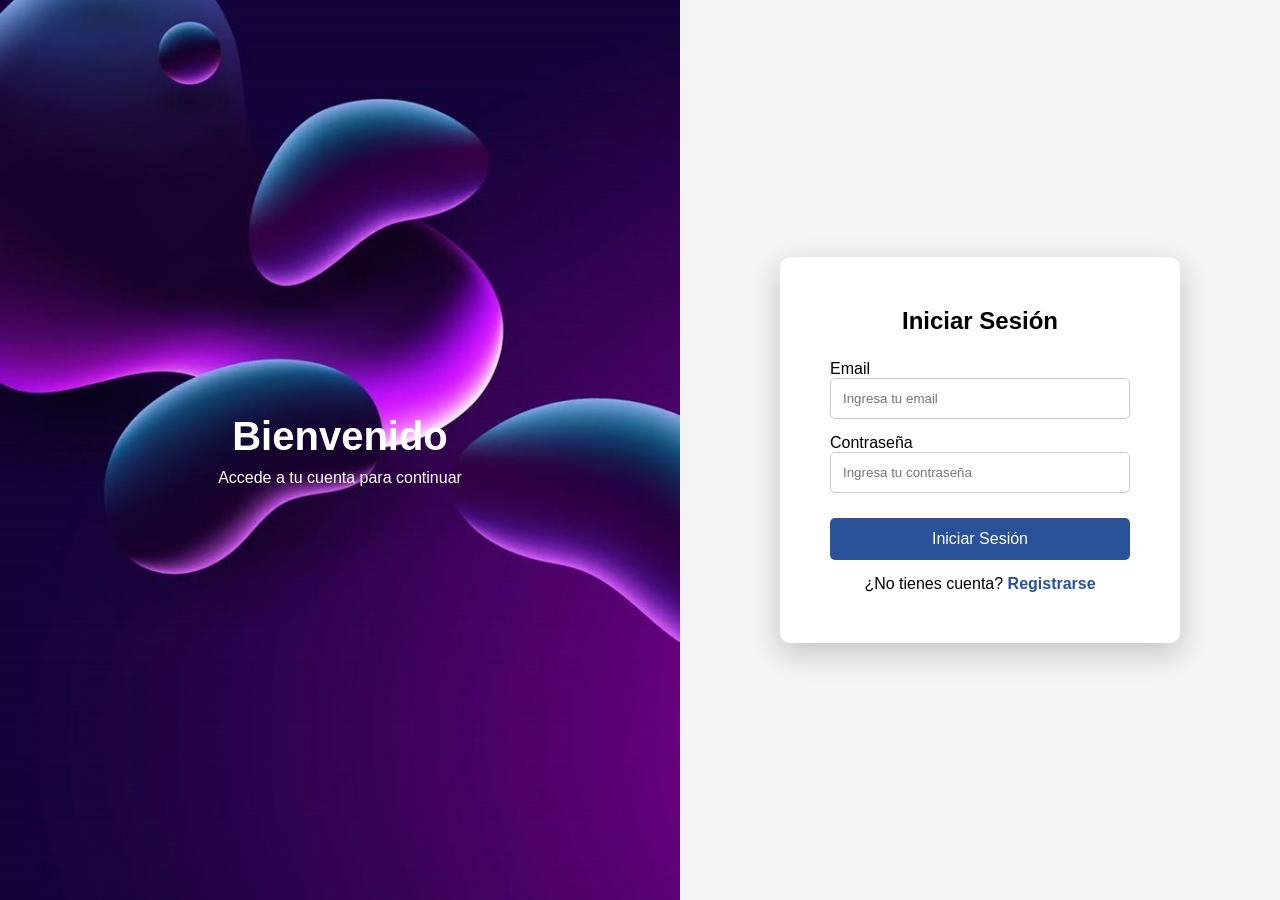
<file: index.html>
<!DOCTYPE html>
<html lang="es">

<head>
    <meta charset="UTF-8">
    <meta name="viewport" content="width=device-width, initial-scale=1.0">
    <title>Login System</title>
    <link rel="stylesheet" href="style.css">
    <link rel="icon" href="login.png" type="image/x-icon">
</head>

<body>

    <div class="container">

        <!-- LADO IZQUIERDO -->
        <div class="image-side">
            <h1>Bienvenido</h1>
            <p>Accede a tu cuenta para continuar</p>
        </div>

        <!-- LADO DERECHO -->
        <div class="login-side">

            <div class="login-box">

                <h2>Iniciar Sesión</h2>

                <form>

                    <div class="input-group">
                        <label>Email</label>
                        <input type="email" id="email" placeholder="Ingresa tu email">
                    </div>

                    <div class="input-group">
                        <label>Contraseña</label>
                        <input type="password" id="password" placeholder="Ingresa tu contraseña">
                    </div>

                    <button type="submit">Iniciar Sesión</button>

                    <p id="login-message" class="message"></p>

                    <p class="register-text">
                        ¿No tienes cuenta? <a href="register.html">Registrarse</a>
                    </p>

                </form>

            </div>

        </div>

    </div>


    <script src="login.js"></script>
</body>

</html>
</file>
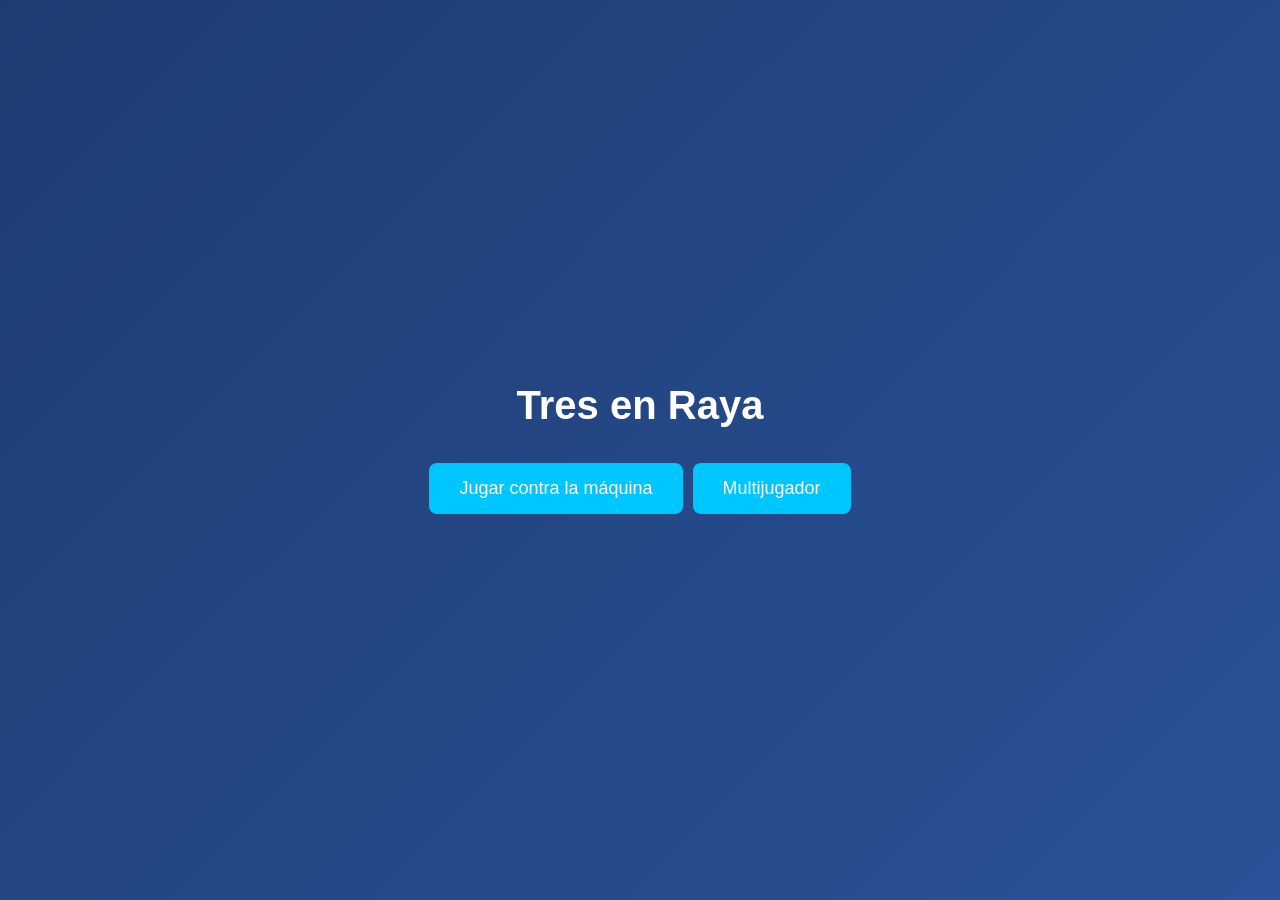
<file: cero.html>
<!DOCTYPE html>
<html lang="es">

<head>
    <meta charset="UTF-8">
    <title>Tres en Raya</title>
    <link rel="stylesheet" href="cero.css">
    <link rel="icon" href="cero.png" type="image/x-icon">
</head>

<body>

    <h1>Tres en Raya</h1>

    <!-- Menu -->
    <div id="menu">
        <button id="vs-pc">Jugar contra la máquina</button>
        <button id="vs-player">Multijugador</button>
    </div>


    <div id="game" style="display: none;">
        <div id="board">

            <div class="cell" data-index="0"></div>
            <div class="cell" data-index="1"></div>
            <div class="cell" data-index="2"></div>

            <div class="cell" data-index="3"></div>
            <div class="cell" data-index="4"></div>
            <div class="cell" data-index="5"></div>

            <div class="cell" data-index="6"></div>
            <div class="cell" data-index="7"></div>
            <div class="cell" data-index="8"></div>

        </div>

        <p id="status"></p>

        <button id="restart">Reiniciar</button>
        <button id="back">Volver al Menú</button>

    </div>

    <script src="cero.js"></script>

</body>

</html>
</file>
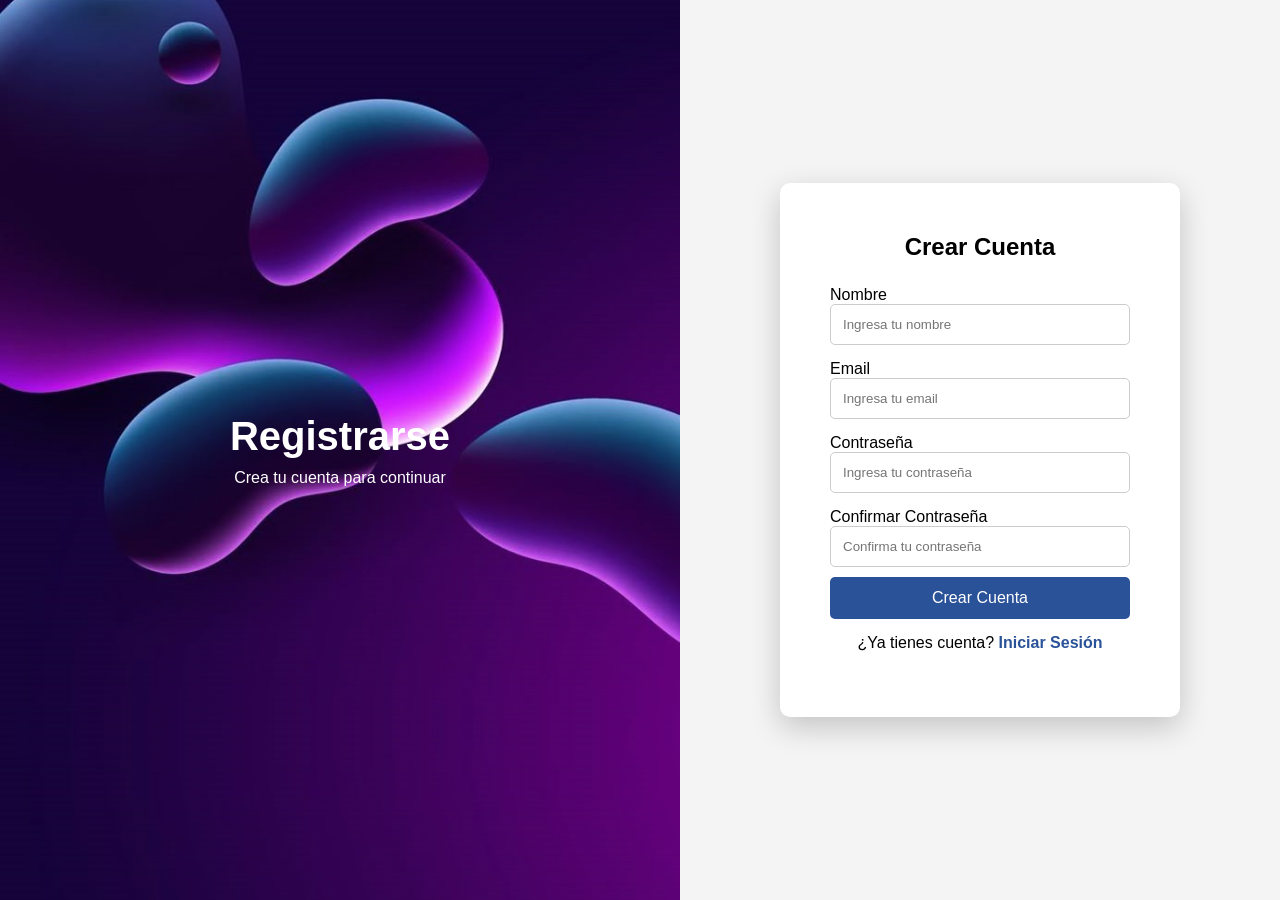
<file: register.html>
<!DOCTYPE html>
<html lang="en">

<head>
    <meta charset="UTF-8">
    <meta name="viewport" content="width=device-width, initial-scale=1.0">
    <title>Register</title>
    <link rel="stylesheet" href="style.css">
    <link rel="icon" href="login.png" type="image/x-icon">
</head>

<body>

    <div class="container">

        <!-- LADO IZQUIERDO -->
        <div class="image-side">
            <h1>Registrarse</h1>
            <p>Crea tu cuenta para continuar</p>
        </div>

        <!-- LADO DERECHO -->
        <div class="login-side">

            <div class="login-box">

                <h2>Crear Cuenta</h2>


                <form>

                    <div class="input-group">
                        <label>Nombre</label>
                        <input type="text" id="name" placeholder="Ingresa tu nombre" required>
                    </div>

                    <div class="input-group">
                        <label>Email</label>
                        <input type="email" id="email" placeholder="Ingresa tu email" required>
                    </div>

                    <div class="input-group">
                        <label>Contraseña</label>
                        <input type="password" id="password" placeholder="Ingresa tu contraseña" required>
                    </div>

                    <div class="input-group">
                        <label>Confirmar Contraseña</label>
                        <input type="password" id="confirm-password" placeholder="Confirma tu contraseña" required>

                        <button type="submit">Crear Cuenta</button>

                        <p id="message" class="message"></p>

                        <p class="register-text">
                            ¿Ya tienes cuenta? <a href="index.html">Iniciar Sesión</a>
                        </p>

                </form>

                </div>

            </div>

        </div>

        <script src="register.js"></script>
</body>

</html>
</file>
<file: style.css>
* {
    margin: 0;
    padding: 0;
    box-sizing: border-box;
    font-family: Arial, Helvetica, sans-serif;
}

body {
    height: 100vh;
}


/* CONTENEDOR PRINCIPAL */

.container {
    display: flex;
    height: 100vh;
}


/* LADO IZQUIERDO */

.image-side {
    flex: 1;
    background: url("loginico.png") center/cover no-repeat;
    color: white;
    display: flex;
    flex-direction: column;
    justify-content: center;
    align-items: center;
    text-align: center;
    padding: 40px;
}

.image-side h1 {
    font-size: 40px;
    margin-bottom: 10px;
}


/* LADO DERECHO */

.login-side {
    flex: 1;
    display: flex;
    justify-content: center;
    align-items: center;
    background: #f4f4f4;
}


/* CAJA LOGIN */

.login-box {
    background: white;
    padding: 50px;
    width: 400px;
    border-radius: 10px;
    box-shadow: 0 10px 30px rgba(0, 0, 0, 0.2);
}

.login-box h2 {
    text-align: center;
    margin-bottom: 25px;
}

.input-group {
    margin-bottom: 15px;
}

.input-group input {
    width: 100%;
    padding: 12px;
    border: 1px solid #ccc;
    border-radius: 5px;
}


/* BOTON */

button {
    width: 100%;
    padding: 12px;
    border: none;
    background: #2a5298;
    color: white;
    font-size: 16px;
    border-radius: 5px;
    cursor: pointer;
    margin-top: 10px;
}

button:hover {
    background: #1e3c72;
}


/* TEXTO REGISTRO */

.register-text {
    margin-top: 15px;
    text-align: center;
}

.register-text a {
    color: #2a5298;
    text-decoration: none;
    font-weight: bold;
}

.register-text a:hover {
    text-decoration: underline;
}


/* RESPONSIVE */

@media(max-width:900px) {
    .image-side {
        display: none;
    }
    .login-side {
        flex: 1;
    }
}

.message {
    margin-top: 15px;
    text-align: center;
    color: green;
    font-weight: bold;
}

.message {
    margin-top: 15px;
    font-size: 14px;
    font-weight: bold;
}

.loader {
    display: inline-block;
    width: 12px;
    height: 12px;
    border: 2px solid #3498db;
    border-top: 2px solid transparent;
    border-radius: 50%;
    animation: spin 1s linear infinite;
    margin-left: 8px;
}

@keyframes spin {
    0% {
        transform: rotate(0deg);
    }
    100% {
        transform: rotate(360deg);
    }
}
</file>
<file: cero.css>
body {
    font-family: Arial, sans-serif;
    background: linear-gradient(135deg, #1e3c72, #2a5298);
    height: 100vh;
    display: flex;
    flex-direction: column;
    align-items: center;
    justify-content: center;
    margin: 0;
    color: white;
}


/* Titulo */

h1 {
    margin-bottom: 20px;
    font-size: 40px;
}


/* TABLERO */

#board {
    display: grid;
    grid-template-columns: repeat(3, 120px);
    grid-template-rows: repeat(3, 120px);
    gap: 10px;
}


/* CASILLAS */

.cell {
    width: 120px;
    height: 120px;
    background: white;
    border-radius: 10px;
    display: flex;
    align-items: center;
    justify-content: center;
    font-size: 40px;
    font-weight: bold;
    color: #333;
    cursor: pointer;
    transition: 0.2s;
}


/* EFECTO HOVER */

.cell:hover {
    background: #e8e8e8;
    transform: scale(1.05);
}


/* TEXTO DE ESTADO */

#status {
    margin-top: 20px;
    font-size: 22px;
}


/* BOTON */

button {
    margin-top: 15px;
    padding: 10px 20px;
    font-size: 16px;
    border: none;
    border-radius: 6px;
    cursor: pointer;
    background: #00c6ff;
    color: white;
    transition: 0.2s;
}

button:hover {
    background: #0095cc;
}

#menu {
    display: flex;
    gap: 10px;
    margin-bottom: 30px;
}

#menu button {
    padding: 15px 30px;
    font-size: 18px;
    background: #00c6ff;
    border: none;
    border-radius: 8px;
    color: white;
    cursor: pointer;
}

#menu button:hover {
    background: #0095cc;
}

#back {
    background: #ff5c5c;
    margin-top: 10px;
}

#back:hover {
    background: #e04444;
}


/* ESTILOS De COLORES PARA X Y O */

.cell.X {
    color: blue;
    font-weight: bold;
}

.cell.O {
    color: red;
    font-weight: bold;
}
</file>
